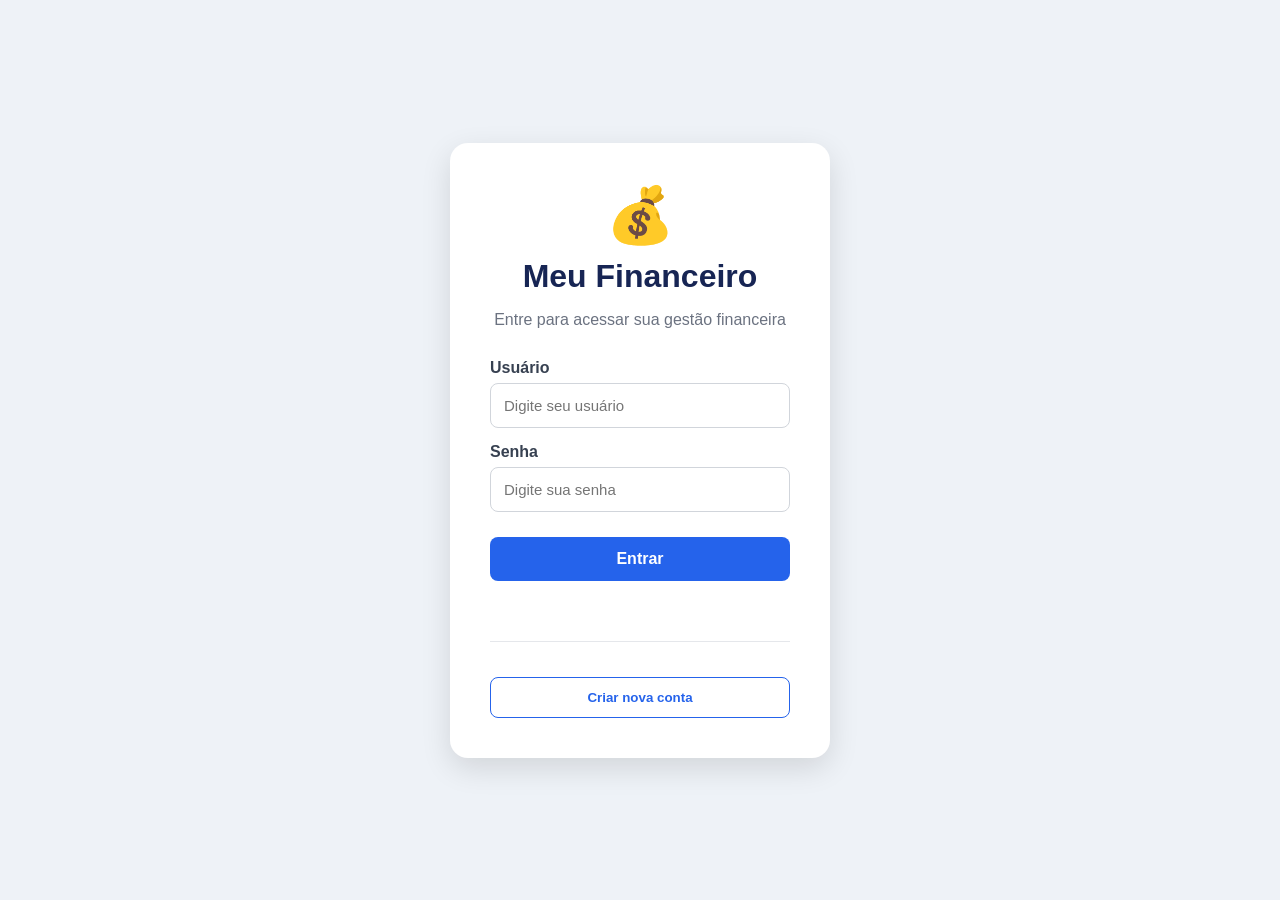
<file: index.html>
<!DOCTYPE html>
<html lang="pt-BR">

<head>

    <meta charset="UTF-8">

    <meta name="viewport" content="width=device-width, initial-scale=1.0">

    <title>Meu Financeiro</title>

    <link rel="stylesheet" href="./style.css">

</head>

<body>

<header>

    <div class="logo">
        💰 Gestão Financeira
    </div>
<div class="usuario-area">

        <span id="usuarioNome"></span>

        <button
            onclick="sair()"
            class="botao-sair"
        >
            Sair
        </button>

    </div>

</header>


<main class="container">

    <h1>Dashboard</h1>

    <p class="subtitulo">
        Controle suas receitas e despesas de forma simples.
    </p>


    <!-- RESUMO -->

    <div class="cards">

        <div class="card">

            <h3>Saldo atual</h3>

            <p class="saldo">
                R$ 0,00
            </p>

        </div>


        <div class="card">

            <h3>Receitas</h3>

            <p class="receita">
                R$ 0,00
            </p>

        </div>


        <div class="card">

            <h3>Despesas</h3>

            <p class="despesa">
                R$ 0,00
            </p>

        </div>

    </div>


    <!-- NOVO LANÇAMENTO -->

    <section class="painel">

        <h2>➕ Novo lançamento</h2>


        <form id="formFinanceiro">

            <div class="campo">

                <label>Descrição</label>

                <input
                    type="text"
                    id="descricao"
                    placeholder="Ex: Mercado"
                    required
                >

            </div>


            <div class="campo">

                <label>Valor</label>

                <input
                    type="number"
                    id="valor"
                    placeholder="0,00"
                    step="0.01"
                    min="0.01"
                    required
                >

            </div>


            <div class="campo">

                <label>Tipo</label>

                <select id="tipo">

                    <option value="receita">
                        Receita
                    </option>

                    <option value="despesa">
                        Despesa
                    </option>

                </select>

            </div>


            <div class="campo">

                <label>Categoria</label>

                <select id="categoria">

                    <option value="Alimentação">
                        🍔 Alimentação
                    </option>

                    <option value="Transporte">
                        🚗 Transporte
                    </option>

                    <option value="Moradia">
                        🏠 Moradia
                    </option>

                    <option value="Lazer">
                        🎬 Lazer
                    </option>

                    <option value="Saúde">
                        💊 Saúde
                    </option>

                    <option value="Educação">
                        📚 Educação
                    </option>

                    <option value="Salário">
                        💰 Salário
                    </option>

                    <option value="Outros">
                        📦 Outros
                    </option>

                </select>

            </div>


            <div class="campo">

                <label>Data</label>

                <input
                    type="date"
                    id="data"
                >

            </div>


            <button type="submit">
                + Adicionar
            </button>

        </form>

    </section>


    <!-- GRÁFICO -->

    <section class="painel">

        <h2>📊 Gastos por categoria</h2>

        <div id="graficoGastos">

            <p class="vazio">
                Nenhuma despesa cadastrada.
            </p>

        </div>

    </section>


    <!-- LANÇAMENTOS -->

    <section class="painel">

        <div class="titulo-historico">

            <h2>📋 Lançamentos</h2>

            <select id="filtro">

                <option value="todos">
                    Todos
                </option>

                <option value="receita">
                    Receitas
                </option>

                <option value="despesa">
                    Despesas
                </option>

            </select>

        </div>


        <div id="listaLancamentos">

            <p class="vazio">
                Nenhum lançamento encontrado.
            </p>

        </div>

    </section>

</main>
<script>

    const usuarioLogado =
        localStorage.getItem("usuarioLogado");

    if (usuarioLogado !== "true") {

        window.location.href = "login.html";

    }


    const usuarioAtual =
        localStorage.getItem("usuarioAtual");


    const usuarioNome =
        document.getElementById("usuarioNome");


    if (usuarioNome && usuarioAtual) {

        usuarioNome.textContent =
            "Olá, " + usuarioAtual;

    }


    function sair() {

        localStorage.removeItem(
            "usuarioLogado"
        );

        localStorage.removeItem(
            "usuarioAtual"
        );

        window.location.href =
            "login.html";

    }

</script>

</script>

<script src="./script.js"></script>

</body>

</html>
</file>
<file: style.css>
* {
    box-sizing: border-box;
    margin: 0;
    padding: 0;
}

body {
    font-family: Arial, Helvetica, sans-serif;
    background: #f4f7fb;
    color: #172033;
}


/* CABEÇALHO */

header {
    background: #172554;
    color: white;
    padding: 22px 40px;
    box-shadow: 0 2px 10px rgba(0,0,0,0.08);
}

.logo {
    max-width: 1200px;
    margin: auto;
    font-size: 23px;
    font-weight: bold;
}

.logo span {
    margin-left: 8px;
}


/* CONTEÚDO */

.container {
    max-width: 1200px;
    margin: 35px auto;
    padding: 0 25px;
}

.cabecalho h1 {
    font-size: 30px;
    margin-bottom: 8px;
}

.cabecalho p {
    color: #6b7280;
    margin-bottom: 30px;
}


/* CARDS */

.cards {
    display: grid;
    grid-template-columns: repeat(3, 1fr);
    gap: 20px;
    margin-bottom: 25px;
}

.card {
    background: white;
    padding: 25px;
    border-radius: 15px;
    border: 1px solid #e7ebf2;
    box-shadow: 0 5px 18px rgba(15,23,42,0.05);
}

.card h3 {
    color: #6b7280;
    font-size: 14px;
    margin-bottom: 13px;
}

.card p {
    font-size: 27px;
    font-weight: bold;
}

.saldo {
    color: #2563eb;
}

.receita {
    color: #16a34a;
}

.despesa {
    color: #dc2626;
}


/* PAINÉIS */

.painel {
    background: white;
    padding: 28px;
    border-radius: 15px;
    border: 1px solid #e7ebf2;
    box-shadow: 0 5px 18px rgba(15,23,42,0.05);
    margin-bottom: 25px;
}

.painel h2 {
    font-size: 19px;
    margin-bottom: 22px;
}


/* FORMULÁRIO */

form {
    display: grid;
    grid-template-columns: 2fr 1fr 1fr 1fr 1fr auto;
    gap: 13px;
    align-items: end;
}

.campo {
    display: flex;
    flex-direction: column;
}

.campo label {
    font-size: 13px;
    font-weight: bold;
    color: #4b5563;
    margin-bottom: 7px;
}

input,
select {
    width: 100%;
    height: 44px;
    padding: 0 12px;
    border: 1px solid #d7dce5;
    border-radius: 8px;
    background: #fafbfc;
    outline: none;
}

input:focus,
select:focus {
    border-color: #2563eb;
    box-shadow: 0 0 0 3px rgba(37,99,235,0.1);
}


/* BOTÕES */

button {
    height: 44px;
    padding: 0 18px;
    border: none;
    border-radius: 8px;
    background: #2563eb;
    color: white;
    font-weight: bold;
    cursor: pointer;
}

button:hover {
    background: #1d4ed8;
}


/* GRÁFICOS */

.graficos {
    display: grid;
    grid-template-columns: 1fr 1fr;
    gap: 25px;
}

.categoria-grafico {
    margin-bottom: 20px;
}

.categoria-topo {
    display: flex;
    justify-content: space-between;
    margin-bottom: 7px;
    font-size: 14px;
}

.categoria-topo span {
    color: #6b7280;
}


/* BARRAS */

.barra-fundo {
    width: 100%;
    height: 15px;
    background: #edf0f5;
    border-radius: 20px;
    overflow: hidden;
}

.barra {
    height: 100%;
    border-radius: 20px;
    transition: width 0.5s;
}

.barra-gasto {
    height: 100%;
    background: #dc2626;
    border-radius: 20px;
    transition: width 0.5s;
}

.receita-barra {
    background: #16a34a;
}

.despesa-barra {
    background: #dc2626;
}


/* RESUMO DO GRÁFICO */

.barra-container {
    margin-bottom: 25px;
}

.barra-container > span {
    display: block;
    font-size: 14px;
    margin-bottom: 8px;
}

.barra-container strong {
    display: block;
    margin-top: 7px;
    font-size: 14px;
}


/* HISTÓRICO */

.titulo-historico {
    display: flex;
    justify-content: space-between;
    align-items: center;
    margin-bottom: 20px;
}

.titulo-historico h2 {
    margin-bottom: 0;
}

#filtro {
    width: 160px;
}


.lancamento {
    display: flex;
    justify-content: space-between;
    align-items: center;
    padding: 17px 5px;
    border-bottom: 1px solid #edf0f4;
}

.lancamento:last-child {
    border-bottom: none;
}

.lancamento strong {
    font-size: 15px;
}

.lancamento small {
    display: inline-block;
    margin-top: 6px;
    color: #8b94a5;
    font-size: 12px;
}

.valor-receita {
    color: #16a34a;
    font-weight: bold;
    margin-right: 12px;
}

.valor-despesa {
    color: #dc2626;
    font-weight: bold;
    margin-right: 12px;
}


/* EXCLUIR */

.botao-excluir {
    height: 32px;
    padding: 0 10px;
    background: #fff1f2;
    color: #dc2626;
    font-size: 12px;
    border: 1px solid #fecdd3;
}

.botao-excluir:hover {
    background: #fee2e2;
}


/* VAZIO */

.vazio {
    color: #9ca3af;
    text-align: center;
    padding: 25px;
}


/* RESPONSIVO */

@media (max-width: 1050px) {

    form {
        grid-template-columns: 1fr 1fr 1fr;
    }

}

@media (max-width: 800px) {

    .cards {
        grid-template-columns: 1fr;
    }

    .graficos {
        grid-template-columns: 1fr;
    }

}

@media (max-width: 600px) {

    header {
        padding: 20px;
    }

    .container {
        padding: 0 15px;
    }

    form {
        grid-template-columns: 1fr;
    }

    .titulo-historico {
        flex-direction: column;
        align-items: flex-start;
        gap: 15px;
    }

    #filtro {
        width: 100%;
    }

    .lancamento {
        flex-direction: column;
        align-items: flex-start;
        gap: 12px;
    }
/* =========================
   TELA DE LOGIN
========================= */

.pagina-login {
    min-height: 100vh;
    background: #f4f7fb;
    display: flex;
    align-items: center;
    justify-content: center;
}


.login-container {
    width: 100%;
    max-width: 420px;
    padding: 20px;
}


.login-card {
    background: white;
    padding: 40px;
    border-radius: 18px;
    box-shadow: 0 10px 35px rgba(0, 0, 0, 0.10);
    text-align: center;
}


.login-logo {
    font-size: 50px;
    margin-bottom: 10px;
}


.login-card h1 {
    margin-bottom: 8px;
    color: #172554;
}


.login-card p {
    color: #6b7280;
    margin-bottom: 25px;
}


.login-card form {
    display: flex;
    flex-direction: column;
    gap: 10px;
    text-align: left;
}


.login-card label {
    font-size: 14px;
    font-weight: bold;
    color: #374151;
    margin-top: 8px;
}


.login-card input {
    width: 100%;
    height: 46px;
    padding: 0 14px;
    border: 1px solid #d7dce5;
    border-radius: 8px;
    font-size: 14px;
}


.login-card input:focus {
    outline: none;
    border-color: #2563eb;
    box-shadow: 0 0 0 3px rgba(37, 99, 235, 0.10);
}


.login-card button {
    width: 100%;
    margin-top: 15px;
}


.mensagem-erro {
    color: #dc2626 !important;
    font-size: 14px;
    margin-top: 15px;
}
/* =========================
   USUARIO E LOGOUT
========================= */

header {
    display: flex;
    align-items: center;
    justify-content: space-between;
}


.usuario-area {
    display: flex;
    align-items: center;
    gap: 15px;
}


#usuarioNome {
    font-weight: bold;
}


.botao-sair {
    background: #dc2626;
    color: white;
    border: none;
    padding: 9px 18px;
    border-radius: 8px;
    cursor: pointer;
    font-weight: bold;
}


.botao-sair:hover {
    background: #b91c1c;
}


.botao-cadastro {
    width: 100%;
    background: transparent;
    color: #2563eb;
    border: 1px solid #2563eb;
    padding: 11px;
    border-radius: 8px;
    cursor: pointer;
}


.botao-cadastro:hover {
    background: #eff6ff;
}


.login-card hr {
    border: none;
    border-top: 1px solid #e5e7eb;
    margin: 25px 0;
}


.cadastro-texto {
    margin-bottom: 10px !important;
}

}
</file>
